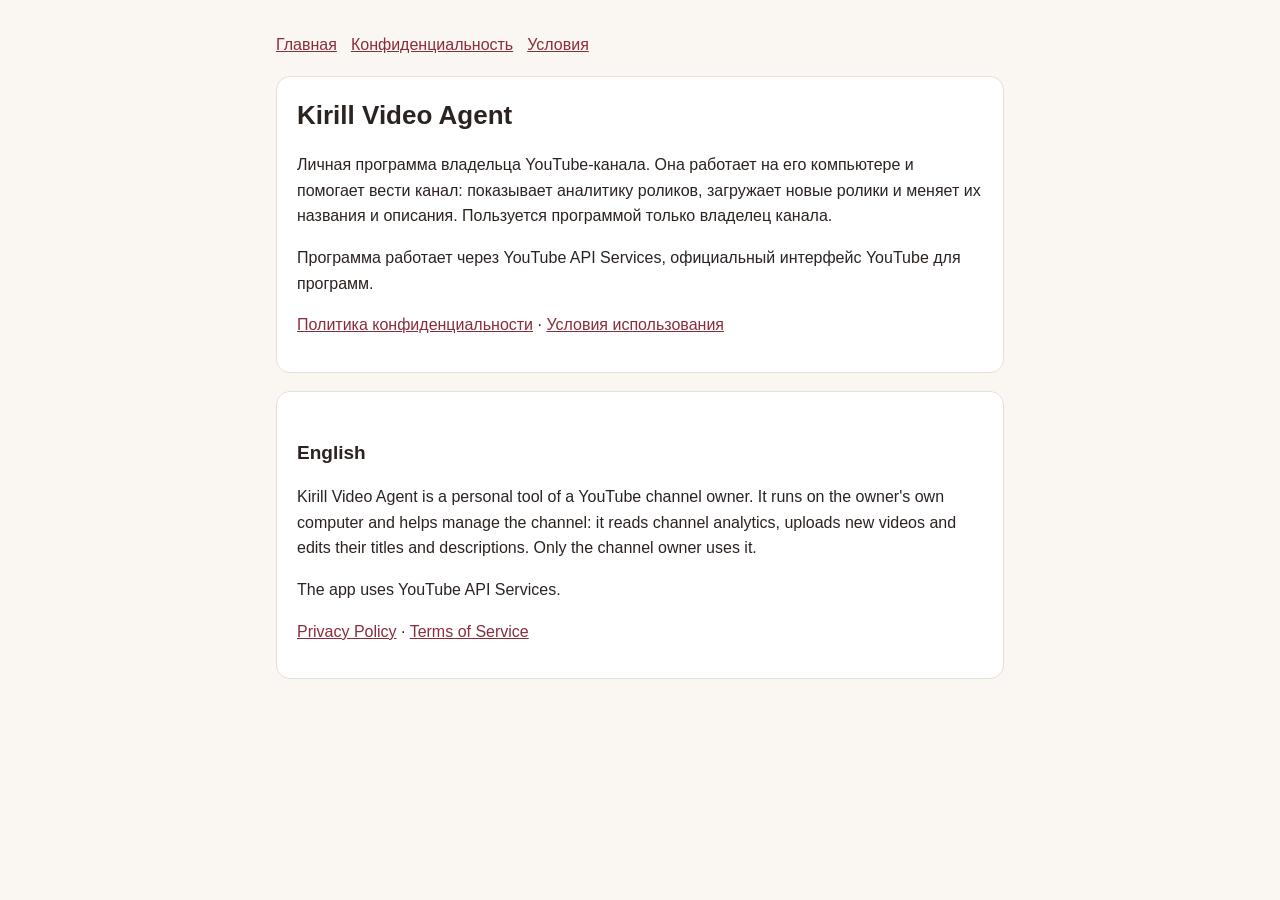
<file: index.html>
<!DOCTYPE html>
<html lang="ru"><head><meta charset="utf-8"><meta name="viewport" content="width=device-width, initial-scale=1">
<title>Kirill Video Agent</title><link rel="stylesheet" href="style.css"></head>
<body><main>
<nav><a href="index.html">Главная</a><a href="privacy.html">Конфиденциальность</a><a href="terms.html">Условия</a></nav>
<section>
<h1>Kirill Video Agent</h1>
<p>Личная программа владельца YouTube-канала. Она работает на его компьютере и помогает вести канал: показывает аналитику роликов, загружает новые ролики и меняет их названия и описания. Пользуется программой только владелец канала.</p>
<p>Программа работает через YouTube API Services, официальный интерфейс YouTube для программ.</p>
<p><a href="privacy.html">Политика конфиденциальности</a> · <a href="terms.html">Условия использования</a></p>
</section>
<section lang="en">
<h2>English</h2>
<p>Kirill Video Agent is a personal tool of a YouTube channel owner. It runs on the owner's own computer and helps manage the channel: it reads channel analytics, uploads new videos and edits their titles and descriptions. Only the channel owner uses it.</p>
<p>The app uses YouTube API Services.</p>
<p><a href="privacy.html">Privacy Policy</a> · <a href="terms.html">Terms of Service</a></p>
</section>
</main></body></html>
</file>
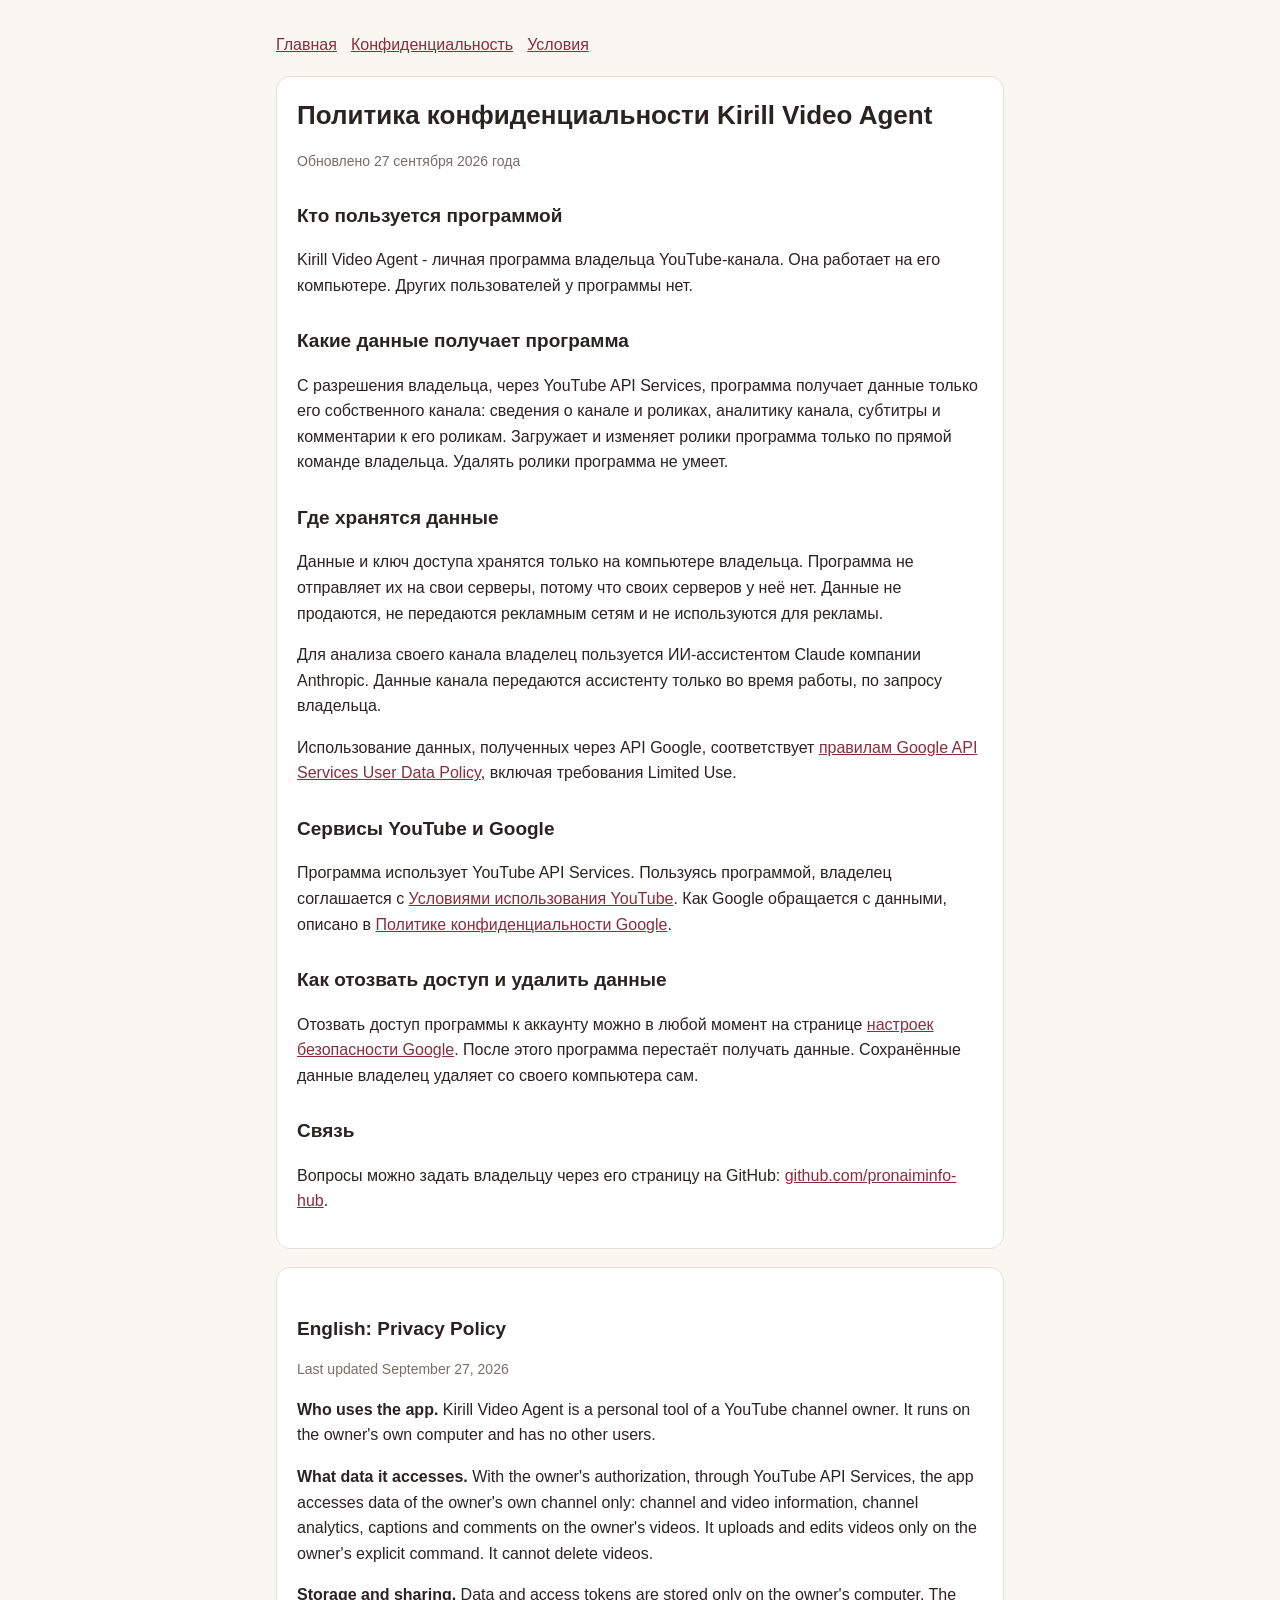
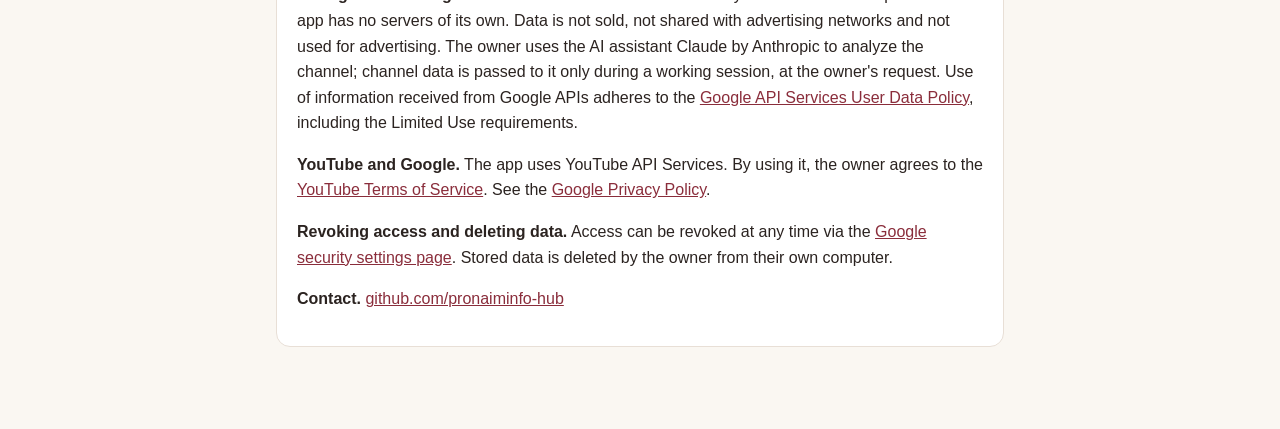
<file: privacy.html>
<!DOCTYPE html>
<html lang="ru"><head><meta charset="utf-8"><meta name="viewport" content="width=device-width, initial-scale=1">
<title>Конфиденциальность</title><link rel="stylesheet" href="style.css"></head>
<body><main>
<nav><a href="index.html">Главная</a><a href="privacy.html">Конфиденциальность</a><a href="terms.html">Условия</a></nav>
<section>
<h1>Политика конфиденциальности Kirill Video Agent</h1>
<p class="muted">Обновлено 27 сентября 2026 года</p>
<h2>Кто пользуется программой</h2>
<p>Kirill Video Agent - личная программа владельца YouTube-канала. Она работает на его компьютере. Других пользователей у программы нет.</p>
<h2>Какие данные получает программа</h2>
<p>С разрешения владельца, через YouTube API Services, программа получает данные только его собственного канала: сведения о канале и роликах, аналитику канала, субтитры и комментарии к его роликам. Загружает и изменяет ролики программа только по прямой команде владельца. Удалять ролики программа не умеет.</p>
<h2>Где хранятся данные</h2>
<p>Данные и ключ доступа хранятся только на компьютере владельца. Программа не отправляет их на свои серверы, потому что своих серверов у неё нет. Данные не продаются, не передаются рекламным сетям и не используются для рекламы.</p>
<p>Для анализа своего канала владелец пользуется ИИ-ассистентом Claude компании Anthropic. Данные канала передаются ассистенту только во время работы, по запросу владельца.</p>
<p>Использование данных, полученных через API Google, соответствует <a href="https://developers.google.com/terms/api-services-user-data-policy">правилам Google API Services User Data Policy</a>, включая требования Limited Use.</p>
<h2>Сервисы YouTube и Google</h2>
<p>Программа использует YouTube API Services. Пользуясь программой, владелец соглашается с <a href="https://www.youtube.com/t/terms">Условиями использования YouTube</a>. Как Google обращается с данными, описано в <a href="https://policies.google.com/privacy">Политике конфиденциальности Google</a>.</p>
<h2>Как отозвать доступ и удалить данные</h2>
<p>Отозвать доступ программы к аккаунту можно в любой момент на странице <a href="https://security.google.com/settings/security/permissions">настроек безопасности Google</a>. После этого программа перестаёт получать данные. Сохранённые данные владелец удаляет со своего компьютера сам.</p>
<h2>Связь</h2>
<p>Вопросы можно задать владельцу через его страницу на GitHub: <a href="https://github.com/pronaiminfo-hub">github.com/pronaiminfo-hub</a>.</p>
</section>
<section lang="en">
<h2>English: Privacy Policy</h2>
<p class="muted">Last updated September 27, 2026</p>
<p><b>Who uses the app.</b> Kirill Video Agent is a personal tool of a YouTube channel owner. It runs on the owner's own computer and has no other users.</p>
<p><b>What data it accesses.</b> With the owner's authorization, through YouTube API Services, the app accesses data of the owner's own channel only: channel and video information, channel analytics, captions and comments on the owner's videos. It uploads and edits videos only on the owner's explicit command. It cannot delete videos.</p>
<p><b>Storage and sharing.</b> Data and access tokens are stored only on the owner's computer. The app has no servers of its own. Data is not sold, not shared with advertising networks and not used for advertising. The owner uses the AI assistant Claude by Anthropic to analyze the channel; channel data is passed to it only during a working session, at the owner's request. Use of information received from Google APIs adheres to the <a href="https://developers.google.com/terms/api-services-user-data-policy">Google API Services User Data Policy</a>, including the Limited Use requirements.</p>
<p><b>YouTube and Google.</b> The app uses YouTube API Services. By using it, the owner agrees to the <a href="https://www.youtube.com/t/terms">YouTube Terms of Service</a>. See the <a href="https://policies.google.com/privacy">Google Privacy Policy</a>.</p>
<p><b>Revoking access and deleting data.</b> Access can be revoked at any time via the <a href="https://security.google.com/settings/security/permissions">Google security settings page</a>. Stored data is deleted by the owner from their own computer.</p>
<p><b>Contact.</b> <a href="https://github.com/pronaiminfo-hub">github.com/pronaiminfo-hub</a></p>
</section>
</main></body></html>
</file>
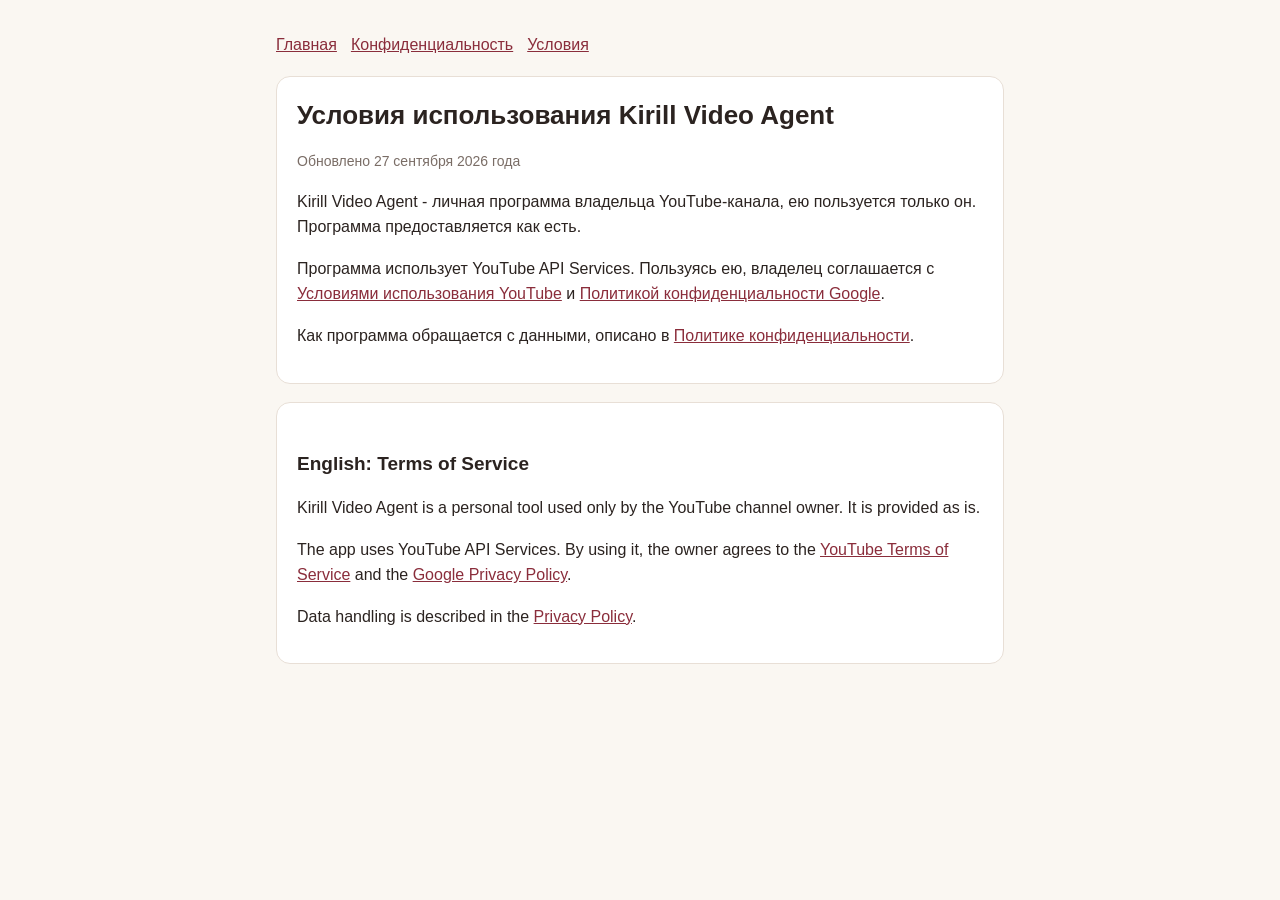
<file: terms.html>
<!DOCTYPE html>
<html lang="ru"><head><meta charset="utf-8"><meta name="viewport" content="width=device-width, initial-scale=1">
<title>Условия использования</title><link rel="stylesheet" href="style.css"></head>
<body><main>
<nav><a href="index.html">Главная</a><a href="privacy.html">Конфиденциальность</a><a href="terms.html">Условия</a></nav>
<section>
<h1>Условия использования Kirill Video Agent</h1>
<p class="muted">Обновлено 27 сентября 2026 года</p>
<p>Kirill Video Agent - личная программа владельца YouTube-канала, ею пользуется только он. Программа предоставляется как есть.</p>
<p>Программа использует YouTube API Services. Пользуясь ею, владелец соглашается с <a href="https://www.youtube.com/t/terms">Условиями использования YouTube</a> и <a href="https://policies.google.com/privacy">Политикой конфиденциальности Google</a>.</p>
<p>Как программа обращается с данными, описано в <a href="privacy.html">Политике конфиденциальности</a>.</p>
</section>
<section lang="en">
<h2>English: Terms of Service</h2>
<p>Kirill Video Agent is a personal tool used only by the YouTube channel owner. It is provided as is.</p>
<p>The app uses YouTube API Services. By using it, the owner agrees to the <a href="https://www.youtube.com/t/terms">YouTube Terms of Service</a> and the <a href="https://policies.google.com/privacy">Google Privacy Policy</a>.</p>
<p>Data handling is described in the <a href="privacy.html">Privacy Policy</a>.</p>
</section>
</main></body></html>
</file>
<file: style.css>
:root{--bg:#faf7f2;--card:#fff;--text:#2b2320;--muted:#7a6d66;--accent:#8a2d3b;--line:#e8dfd6}
@media (prefers-color-scheme:dark){:root:not([data-theme="light"]){--bg:#1c1917;--card:#262220;--text:#efe8e2;--muted:#a8998f;--accent:#e0848f;--line:#3a3330}}
*{box-sizing:border-box}body{margin:0;background:var(--bg);color:var(--text);font:16px/1.6 -apple-system,BlinkMacSystemFont,"Segoe UI",Roboto,sans-serif}
main{max-width:760px;margin:0 auto;padding:32px 16px 64px}h1{font-size:26px;margin:0 0 4px}h2{font-size:19px;margin:28px 0 8px}
.muted{color:var(--muted);font-size:14px}a{color:var(--accent);word-break:break-word}nav a{margin-right:14px}
section{background:var(--card);border:1px solid var(--line);border-radius:14px;padding:18px 20px;margin:18px 0}
</file>
